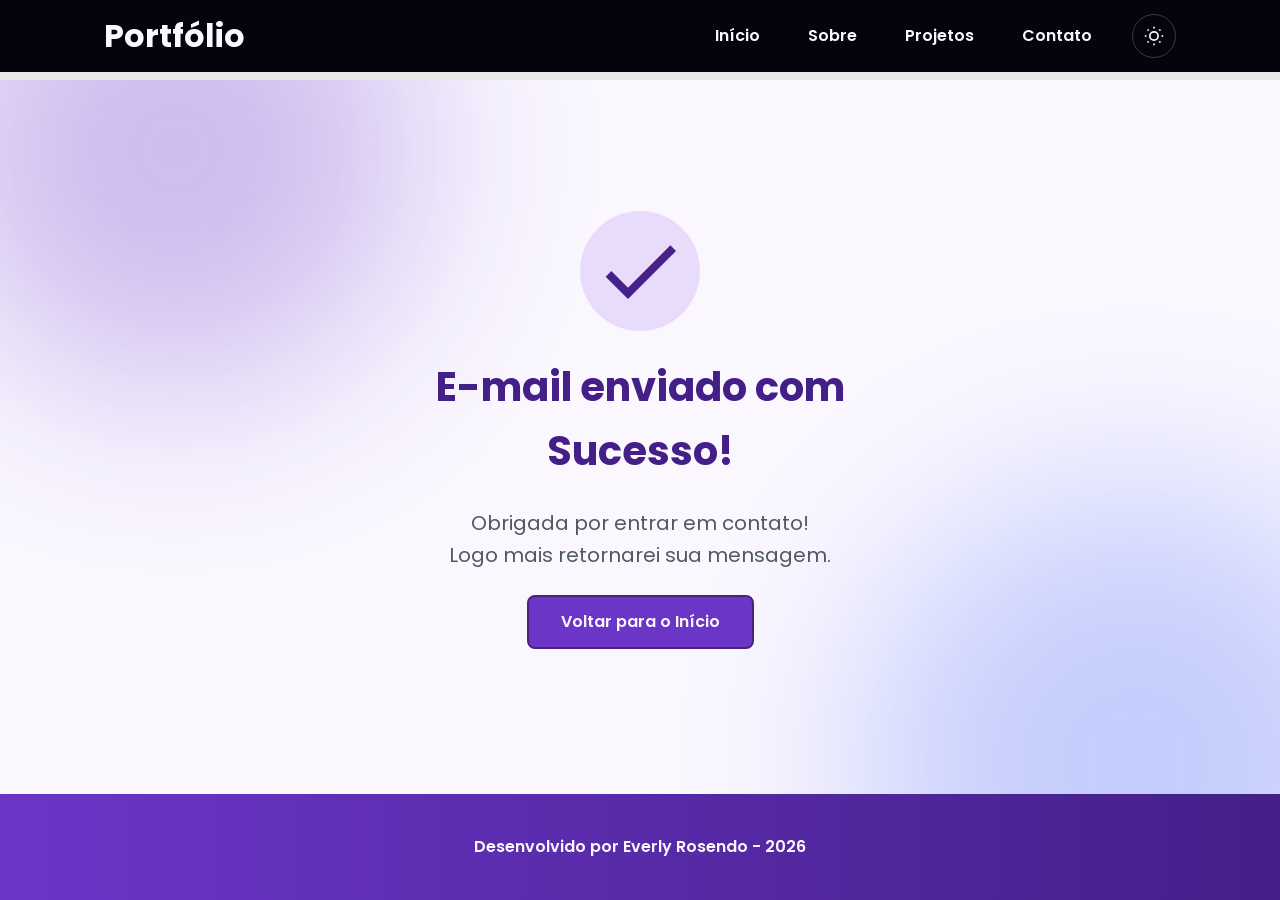
<file: success.html>
<!DOCTYPE html>
<html lang="pt-br">

<head>
    <!-- Fontes do Google -->
    <link rel="preconnect" href="https://fonts.googleapis.com">
    <link rel="preconnect" href="https://fonts.gstatic.com" crossorigin>

    <!-- Fonte do Google - Poppins -->
    <link href="https://fonts.googleapis.com/css2?family=Poppins&display=swap" rel="stylesheet">

    <meta charset="UTF-8">
    <meta name="viewport" content="width=device-width, initial-scale=1.0">

    <meta name="author" content="Everly Rosendo">
    <meta name="description"
        content="Portfólio Everly, desenvolvedora Full Stack especializado em criar experiências digitais incríveis. Conheça meus projetos e entre em contato.">
    <meta name="robots" content="index, follow">

    <link rel="icon" type="image/svg+xml" href="./assets/img/favicon.svg">

    <!-- CSS principal da página -->
    <link rel="stylesheet" href="./assets/css/styles.css">

    <title>Portfólio Everly R</title>
</head>

<body>

    <div class="bg-blobs" aria-hidden="true">
        <span class="blob blob-purple"></span>
        <span class="blob blob-blue"></span>
    </div>

    <header>
        <div class="menu-content">
            <a href="index.html" id="titulo">Portfólio</a>

            <div class="nav-actions">
                <nav>
                    <ul class="menu-list">
                        <li><a href="index.html#hero">Início</a></li>
                        <li><a href="index.html#about">Sobre</a></li>
                        <li><a href="index.html#projects">Projetos</a></li>
                        <li><a href="index.html#contact">Contato</a></li>
                    </ul>
                </nav>

                <button id="theme-toggle" class="theme-toggle" aria-label="Alternar tema" title="Alternar tema claro/escuro">
                    <svg class="icon-sun" viewBox="0 0 24 24" fill="none" stroke="currentColor" stroke-width="2">
                        <circle cx="12" cy="12" r="5"></circle>
                        <line x1="12" y1="1" x2="12" y2="3"></line>
                        <line x1="12" y1="21" x2="12" y2="23"></line>
                        <line x1="4.22" y1="4.22" x2="5.64" y2="5.64"></line>
                        <line x1="18.36" y1="18.36" x2="19.78" y2="19.78"></line>
                        <line x1="1" y1="12" x2="3" y2="12"></line>
                        <line x1="21" y1="12" x2="23" y2="12"></line>
                        <line x1="4.22" y1="19.78" x2="5.64" y2="18.36"></line>
                        <line x1="18.36" y1="5.64" x2="19.78" y2="4.22"></line>
                    </svg>
                    <svg class="icon-moon" viewBox="0 0 24 24" fill="none" stroke="currentColor" stroke-width="2">
                        <path d="M21 12.79A9 9 0 1 1 11.21 3 7 7 0 0 0 21 12.79z"></path>
                    </svg>
                </button>
            </div>
        </div>
    </header>

    <!-- Seção Principal da Página (main) -->
    <main>

        <section class="success-container">
            <article class="success-content">
                <figure class="success-icon">
                    <img class="float-animation" src="./assets/img/success.svg" alt="Ilustração de sucesso" width="150px">
                </figure>

                <h1>E-mail enviado com Sucesso!</h1>
                <h2>Obrigada por entrar em contato! <br> Logo mais retornarei sua mensagem. </h2>

                <a class="botao" href="index.html">Voltar para o Início</a>
            </article>

        </section>
    </main>

    <!-- Rodapé da Página (footer) -->
    <footer>
        Desenvolvido por Everly Rosendo - 2026
    </footer>

    <script src="./assets/js/theme.js"></script>

</body>

</html>
</file>
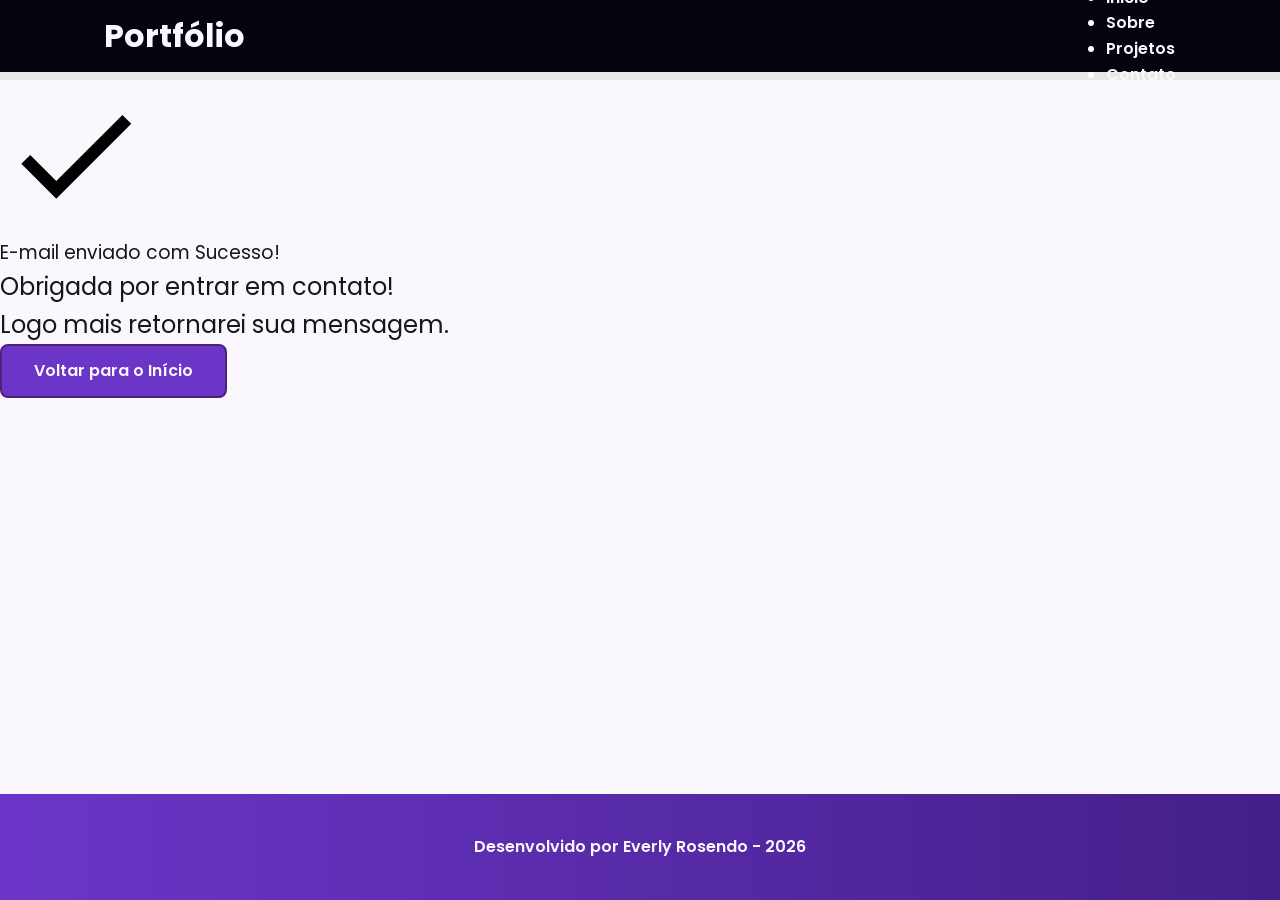
<file: sucess.html>
<!DOCTYPE html>
<html lang="pt-br">

<head>
     <!-- Fontes do Google -->
    <link rel="preconnect" href="https://fonts.googleapis.com">
    <link rel="preconnect" href="https://fonts.gstatic.com" crossorigin>

    <!-- Fonte do Google - Poppins -->
    <link href="https://fonts.googleapis.com/css2?family=Poppins&display=swap" rel="stylesheet">

    <meta charset="UTF-8">
    <meta name="viewport" content="width=device-width, initial-scale=1.0">

    <meta name="author " content="Everly Rosendo">
    <meta name="description"
        content="Portfólio Everly, desenvolvedora Full Stack especializado em criar experiências digitais incríveis. Conheça meus projetos e entre em contato.">
    <meta name="robots" content="index, follow">

    <link rel=" icon" type="image/svg+xml" href="./assets/img/favicon.svg">

    <!-- CSS principal da página -->
    <link rel="stylesheet" href="./assets/css/styles.css">

    <title>Portfólio Everly R</title>
</head>

<body>

    <header class="menu-container">
        <div class="menu-content">
            <a href="index.html" id="titulo">Portfólio</a>

            <nav>
                <ul>
                    <li><a href="index.html#hero">Inicio</a></li>
                    <li><a href="index.html#about">Sobre</a></li>
                    <li><a href="index.html#projetps">Projetos</a></li>
                    <li><a href="index.html#Contato">Contato</a></li>
                </ul>
            </nav>
        </div>

    </header>

    <!-- Seção Principal da Página (main) -->
    <main>

        <section class="sucess-container">
            <article class="sucess-content">
                <figure class="sucess-icon">
                    <img class="float-animation" src="./assets/img/success.svg" alt="Ilustração de sucesso" width="150px">
                </figure>

                <h1>E-mail enviado com Sucesso!</h1>
                <h2>Obrigada por entrar em contato! <br> Logo mais retornarei sua mensagem. </h2>

                <a class="botao" href="index.html">Voltar para o Início</a>
            </article>

        </section>
    </main>

    <!-- Rodapé da Página (footer) -->
    <footer>
        Desenvolvido por Everly Rosendo - 2026
    </footer>

</body>

</html>
</file>
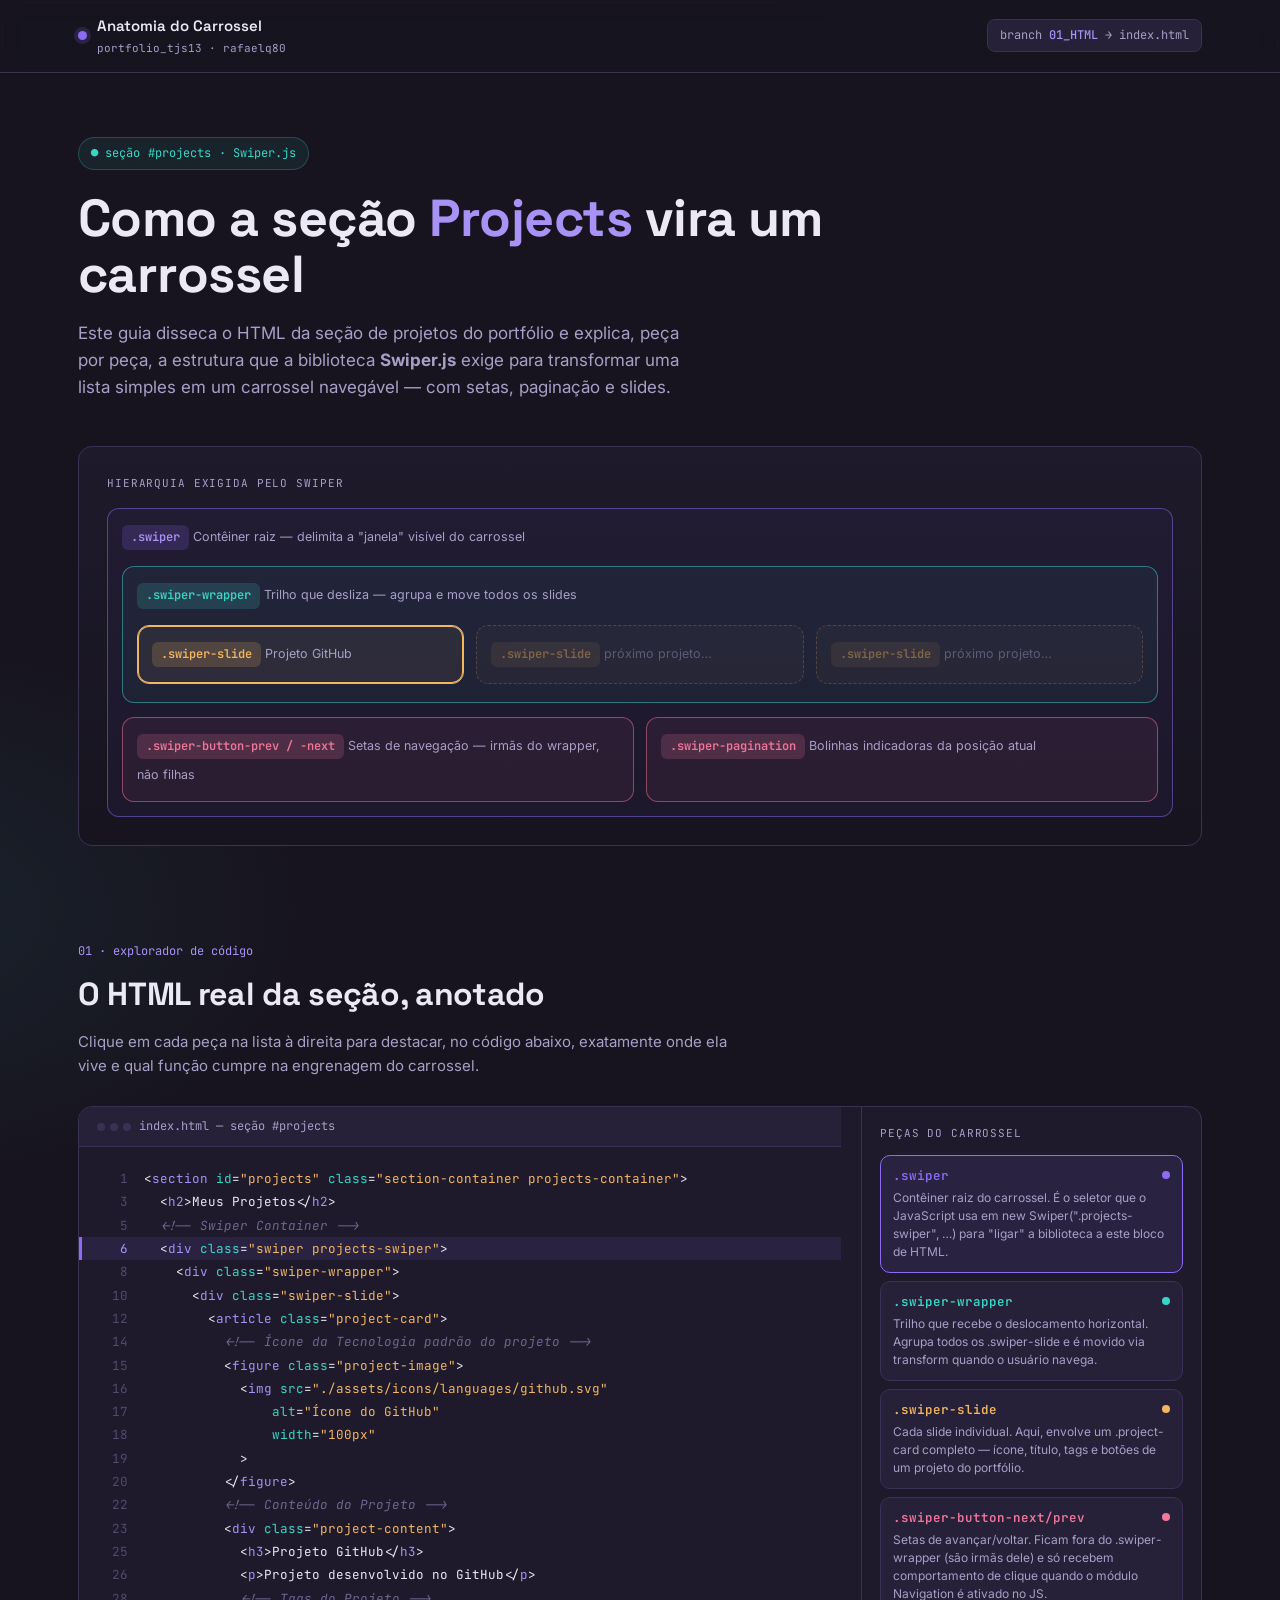
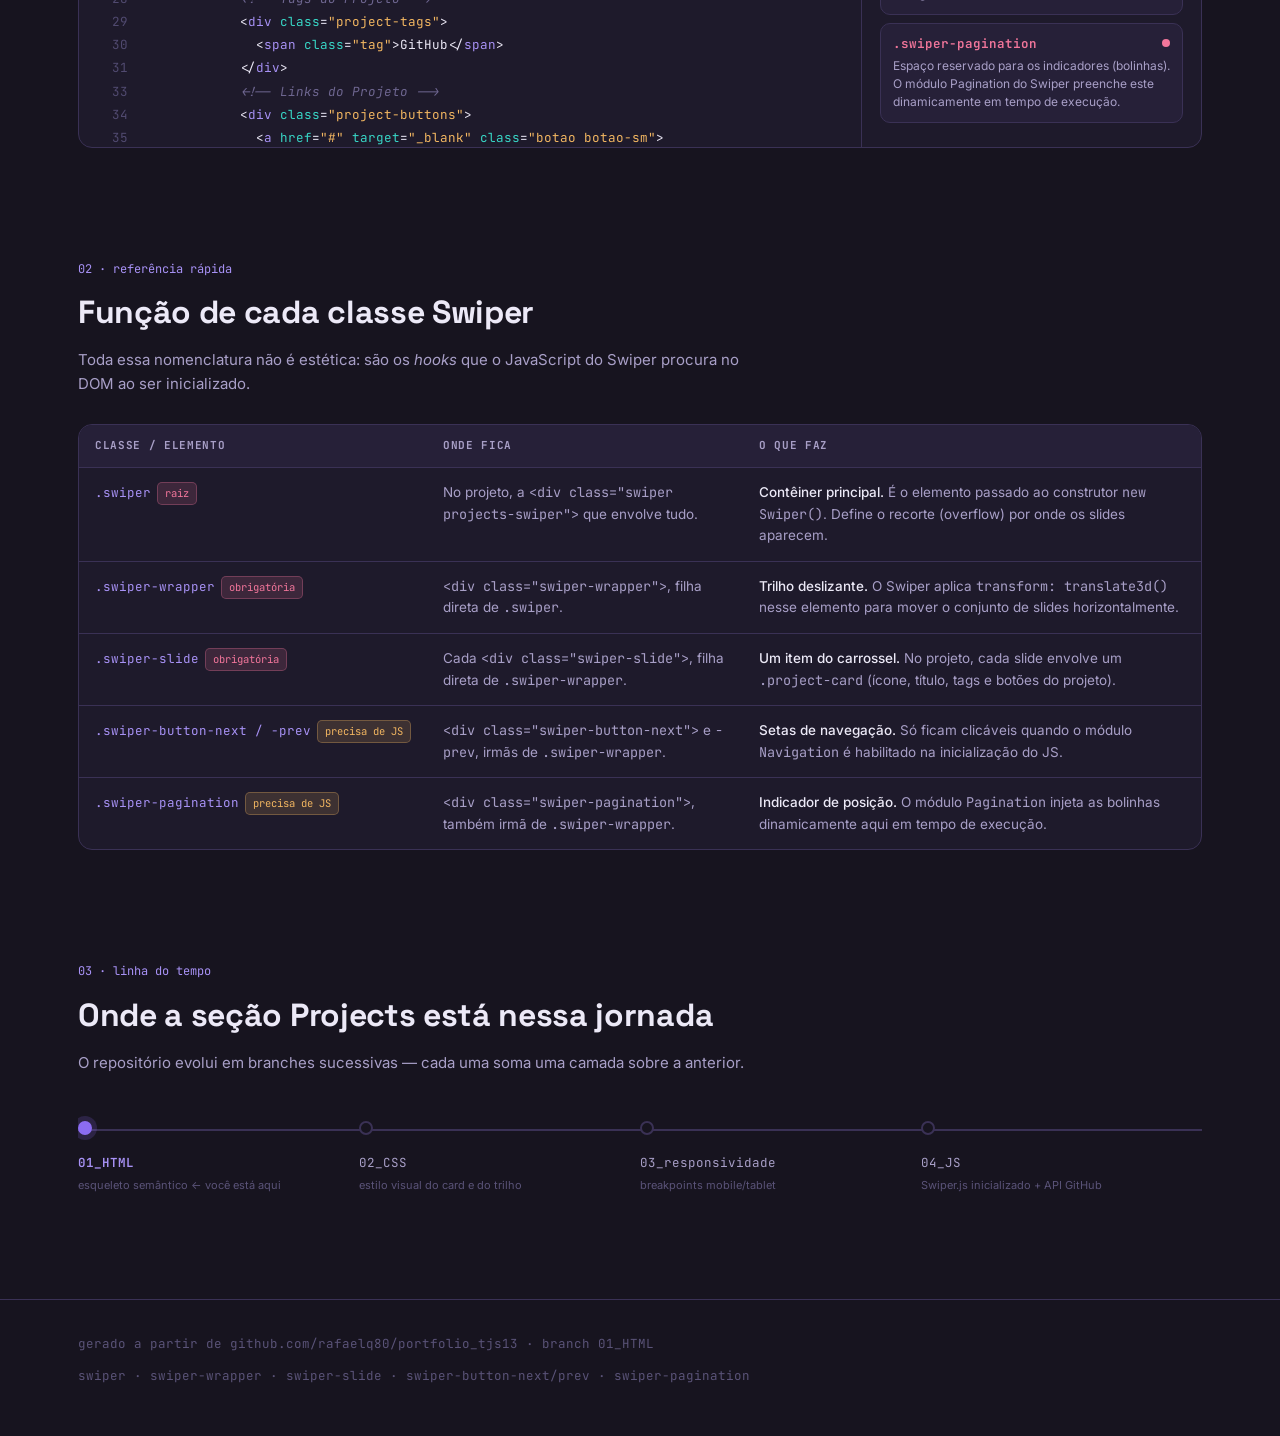
<file: assets/docs/swiper.html>
<!DOCTYPE html>
<html lang="pt-br">
<head>
<meta charset="UTF-8">
<meta name="viewport" content="width=device-width, initial-scale=1.0">
<title>Anatomia do Carrossel Swiper — Seção Projects</title>
<link rel="preconnect" href="https://fonts.googleapis.com">
<link rel="preconnect" href="https://fonts.gstatic.com" crossorigin>
<link href="https://fonts.googleapis.com/css2?family=Space+Grotesk:wght@500;600;700&family=Inter:wght@400;500;600&family=JetBrains+Mono:wght@400;500;600&display=swap" rel="stylesheet">
<style>
  :root{
    --bg: #17141f;
    --bg-soft: #1e1a2b;
    --surface: #262038;
    --surface-2: #2e2745;
    --line: #3a3155;
    --violet: #8b6cf2;
    --violet-soft: #a892f6;
    --slate: #8c86ab;
    --teal: #38d6c6;
    --amber: #f2b661;
    --rose: #f2769b;
    --text: #ece9f7;
    --text-dim: #a89fc7;
    --code-tag: #a892f6;
    --code-attr: #38d6c6;
    --code-str: #f2b661;
    --code-comment: #6e6690;
    --radius: 14px;
    --mono: 'JetBrains Mono', ui-monospace, monospace;
    --display: 'Space Grotesk', sans-serif;
    --body: 'Inter', sans-serif;
  }

  *{box-sizing:border-box;}
  html{scroll-behavior:smooth;}
  body{
    margin:0;
    background:
      radial-gradient(1000px 600px at 85% -10%, rgba(139,108,242,.16), transparent 60%),
      radial-gradient(800px 500px at -10% 30%, rgba(56,214,198,.08), transparent 55%),
      var(--bg);
    color:var(--text);
    font-family:var(--body);
    line-height:1.6;
    -webkit-font-smoothing:antialiased;
  }

  @media (prefers-reduced-motion: reduce){
    html{scroll-behavior:auto;}
    *{animation:none !important; transition:none !important;}
  }

  h1,h2,h3{font-family:var(--display); margin:0; letter-spacing:-.01em;}
  code, pre, .mono{font-family:var(--mono);}
  a{color:inherit;}

  .wrap{max-width:1180px; margin:0 auto; padding:0 28px;}

  /* ---------- TOPBAR ---------- */
  .topbar{
    position:sticky; top:0; z-index:50;
    backdrop-filter:blur(10px);
    background:rgba(23,20,31,.85);
    border-bottom:1px solid var(--line);
  }
  .topbar .wrap{display:flex; align-items:center; justify-content:space-between; padding:14px 28px;}
  .brand{display:flex; align-items:center; gap:10px; font-family:var(--display); font-weight:600; font-size:15px;}
  .brand .dot{width:9px; height:9px; border-radius:50%; background:var(--violet); box-shadow:0 0 0 4px rgba(139,108,242,.18);}
  .brand small{display:block; color:var(--text-dim); font-family:var(--mono); font-weight:400; font-size:11px; margin-top:2px;}
  .path{font-family:var(--mono); font-size:12px; color:var(--text-dim); background:var(--surface); padding:6px 12px; border-radius:8px; border:1px solid var(--line);}
  .path b{color:var(--violet-soft); font-weight:500;}

  /* ---------- HERO ---------- */
  .hero{padding:64px 0 40px;}
  .eyebrow{
    display:inline-flex; align-items:center; gap:8px;
    font-family:var(--mono); font-size:12px; color:var(--teal);
    background:rgba(56,214,198,.08); border:1px solid rgba(56,214,198,.25);
    padding:6px 12px; border-radius:999px; margin-bottom:20px;
  }
  .hero h1{font-size:clamp(32px,4.4vw,52px); line-height:1.08; max-width:780px;}
  .hero h1 span{color:var(--violet-soft);}
  .hero p.lead{max-width:620px; color:var(--text-dim); font-size:17px; margin-top:18px;}

  /* ---------- DIAGRAM (signature element) ---------- */
  .diagram{
    margin-top:44px; border:1px solid var(--line); border-radius:var(--radius);
    background:linear-gradient(180deg, var(--bg-soft), var(--bg));
    padding:28px; overflow-x:auto;
  }
  .diagram-label{font-family:var(--mono); font-size:11px; color:var(--text-dim); margin-bottom:16px; text-transform:uppercase; letter-spacing:.08em;}
  .stack{min-width:640px;}
  .box{border-radius:12px; border:1.5px solid; padding:14px; position:relative; transition:transform .18s ease, box-shadow .18s ease;}
  .box:hover{transform:translateY(-2px);}
  .box .tag{
    font-family:var(--mono); font-size:12px; font-weight:600; display:inline-flex; align-items:center; gap:6px;
    padding:3px 9px; border-radius:6px; margin-bottom:2px;
  }
  .box .desc{font-size:12.5px; color:var(--text-dim); margin-top:4px;}
  .box.swiper{border-color:rgba(139,108,242,.5); background:rgba(139,108,242,.05);}
  .box.swiper > .tag{background:rgba(139,108,242,.18); color:var(--violet-soft);}
  .box.wrapper{border-color:rgba(56,214,198,.5); background:rgba(56,214,198,.05); margin-top:14px;}
  .box.wrapper > .tag{background:rgba(56,214,198,.16); color:var(--teal);}
  .slides-row{display:flex; gap:12px; margin-top:14px; overflow-x:auto; padding-bottom:4px;}
  .box.slide{border-color:rgba(242,182,97,.5); background:rgba(242,182,97,.06); min-width:150px; flex:1;}
  .box.slide > .tag{background:rgba(242,182,97,.18); color:var(--amber);}
  .box.slide.active-repo{border-color:var(--amber); box-shadow:0 0 0 1px var(--amber) inset;}
  .box.slide.ghost{opacity:.45; border-style:dashed;}
  .siblings-row{display:flex; gap:12px; margin-top:14px;}
  .box.nav{border-color:rgba(242,118,155,.5); background:rgba(242,118,155,.06); flex:1;}
  .box.nav > .tag{background:rgba(242,118,155,.18); color:var(--rose);}
  .box.pagination{border-color:rgba(242,118,155,.5); background:rgba(242,118,155,.06); flex:1;}
  .box.pagination > .tag{background:rgba(242,118,155,.18); color:var(--rose);}

  /* ---------- SECTION HEADERS ---------- */
  .section{padding:56px 0;}
  .section-head{margin-bottom:28px; max-width:680px;}
  .section-head .kicker{font-family:var(--mono); font-size:12px; color:var(--violet-soft); margin-bottom:8px;}
  .section-head h2{font-size:clamp(24px,3vw,32px);}
  .section-head p{color:var(--text-dim); margin-top:10px; font-size:15px;}

  /* ---------- EXPLORER (interactive signature) ---------- */
  .explorer{
    display:grid; grid-template-columns:1fr 340px; gap:20px;
    border:1px solid var(--line); border-radius:var(--radius); overflow:hidden;
    background:var(--bg-soft);
  }
  @media (max-width:880px){ .explorer{grid-template-columns:1fr;} }

  .code-pane{padding:0; overflow:auto; max-height:640px;}
  .code-pane .file-tab{
    display:flex; align-items:center; gap:8px; padding:10px 18px; font-family:var(--mono); font-size:12px;
    color:var(--text-dim); border-bottom:1px solid var(--line); background:var(--surface); position:sticky; top:0;
  }
  .file-tab .dots{display:flex; gap:5px;}
  .file-tab .dots span{width:8px; height:8px; border-radius:50%; background:var(--line);}
  pre.code{margin:0; padding:20px 0; font-size:12.6px; line-height:1.85;}
  .line{display:flex; padding:0 18px; border-left:3px solid transparent; cursor:default; white-space:pre;}
  .line .ln{width:28px; flex:none; color:#514a70; user-select:none; text-align:right; margin-right:16px;}
  .line .code-text{white-space:pre-wrap; word-break:break-word;}
  .line.hl{background:rgba(139,108,242,.1); border-left-color:var(--violet);}
  .line.hl .ln{color:var(--violet-soft);}
  .tk-tag{color:var(--code-tag);}
  .tk-attr{color:var(--code-attr);}
  .tk-str{color:var(--code-str);}
  .tk-comment{color:var(--code-comment); font-style:italic;}
  .tk-punc{color:#7a7396;}

  .legend{border-left:1px solid var(--line); padding:18px; overflow:auto; max-height:640px;}
  .legend-title{font-family:var(--mono); font-size:11px; text-transform:uppercase; letter-spacing:.08em; color:var(--text-dim); margin-bottom:12px;}
  .chip{
    display:block; width:100%; text-align:left; background:var(--surface); border:1px solid var(--line);
    border-radius:10px; padding:11px 12px; margin-bottom:8px; cursor:pointer; color:var(--text);
    font-family:var(--body); font-size:13px; transition:border-color .15s ease, background .15s ease;
  }
  .chip .chip-top{display:flex; align-items:center; justify-content:space-between; gap:8px;}
  .chip .chip-name{font-family:var(--mono); font-size:12.5px; font-weight:600;}
  .chip .chip-fn{display:block; margin-top:5px; color:var(--text-dim); font-size:12px; line-height:1.5;}
  .chip.active{border-color:var(--violet); background:rgba(139,108,242,.1);}
  .chip.active .chip-name{color:var(--violet-soft);}
  .chip .swatch{width:8px; height:8px; border-radius:50%; flex:none;}

  /* ---------- TABLE ---------- */
  .table-card{border:1px solid var(--line); border-radius:var(--radius); overflow:hidden; background:var(--bg-soft);}
  table{width:100%; border-collapse:collapse; font-size:13.5px;}
  thead th{
    text-align:left; font-family:var(--mono); font-size:11px; text-transform:uppercase; letter-spacing:.06em;
    color:var(--text-dim); background:var(--surface); padding:12px 16px; border-bottom:1px solid var(--line);
  }
  tbody td{padding:14px 16px; border-bottom:1px solid var(--line); vertical-align:top; color:var(--text-dim);}
  tbody tr:last-child td{border-bottom:none;}
  tbody td.cls{font-family:var(--mono); color:var(--violet-soft); font-size:12.5px; white-space:nowrap;}
  tbody td strong{color:var(--text); font-weight:500;}
  .badge{display:inline-block; font-family:var(--mono); font-size:10.5px; padding:2px 7px; border-radius:5px; margin-left:6px;}
  .badge.required{background:rgba(242,118,155,.15); color:var(--rose); border:1px solid rgba(242,118,155,.3);}
  .badge.needs-js{background:rgba(242,182,97,.15); color:var(--amber); border:1px solid rgba(242,182,97,.3);}

  /* ---------- CALLOUT ---------- */
  .callout{
    display:flex; gap:14px; border:1px solid rgba(242,182,97,.35); background:rgba(242,182,97,.06);
    border-radius:var(--radius); padding:20px 22px; margin-top:20px;
  }
  .callout .icon{font-size:20px; flex:none; margin-top:2px;}
  .callout h3{font-size:15px; margin-bottom:6px; color:var(--amber); font-family:var(--body); font-weight:600;}
  .callout p{margin:0; color:var(--text-dim); font-size:13.5px;}
  .callout code{background:var(--surface); padding:1px 6px; border-radius:4px; color:var(--code-str); font-size:12px;}

  .callout.bug{border-color:rgba(139,108,242,.35); background:rgba(139,108,242,.06);}
  .callout.bug h3{color:var(--violet-soft);}

  /* ---------- ROADMAP ---------- */
  .roadmap{display:flex; gap:0; margin-top:8px; overflow-x:auto;}
  .stop{flex:1; min-width:150px; position:relative; padding:18px 16px 18px 0;}
  .stop::before{content:""; position:absolute; top:26px; left:0; right:-0px; height:2px; background:var(--line);}
  .stop:first-child::before{left:0;}
  .stop .node{
    width:14px; height:14px; border-radius:50%; background:var(--bg); border:2px solid var(--line);
    position:relative; z-index:2; margin-bottom:14px;
  }
  .stop.current .node{border-color:var(--violet); background:var(--violet); box-shadow:0 0 0 5px rgba(139,108,242,.18);}
  .stop .name{font-family:var(--mono); font-size:12.5px; color:var(--text-dim);}
  .stop.current .name{color:var(--violet-soft); font-weight:600;}
  .stop .tag2{display:block; font-size:11px; color:#5a5378; margin-top:3px;}

  footer{border-top:1px solid var(--line); padding:34px 0 50px; margin-top:30px;}
  footer .wrap{display:flex; justify-content:space-between; align-items:center; flex-wrap:wrap; gap:12px;}
  footer p{margin:0; color:#5a5378; font-size:12.5px; font-family:var(--mono);}

  ::selection{background:rgba(139,108,242,.35);}
  ::-webkit-scrollbar{height:8px; width:8px;}
  ::-webkit-scrollbar-thumb{background:var(--line); border-radius:8px;}
</style>
</head>
<body>

  <div class="topbar">
    <div class="wrap">
      <div class="brand">
        <span class="dot"></span>
        <div>
          Anatomia do Carrossel
          <small>portfolio_tjs13 · rafaelq80</small>
        </div>
      </div>
      <div class="path">branch <b>01_HTML</b> → <span id="pathFile">index.html</span></div>
    </div>
  </div>

  <header class="hero">
    <div class="wrap">
      <span class="eyebrow">● seção <code>#projects</code> · Swiper.js</span>
      <h1>Como a seção <span>Projects</span> vira um carrossel</h1>
      <p class="lead">Este guia disseca o HTML da seção de projetos do portfólio e explica, peça por peça, a estrutura que a biblioteca <strong>Swiper.js</strong> exige para transformar uma lista simples em um carrossel navegável — com setas, paginação e slides.</p>

      <div class="diagram">
        <div class="diagram-label">Hierarquia exigida pelo Swiper</div>
        <div class="stack">
          <div class="box swiper">
            <span class="tag">.swiper</span>
            <span class="desc">Contêiner raiz — delimita a "janela" visível do carrossel</span>

            <div class="box wrapper">
              <span class="tag">.swiper-wrapper</span>
              <span class="desc">Trilho que desliza — agrupa e move todos os slides</span>

              <div class="slides-row">
                <div class="box slide active-repo">
                  <span class="tag">.swiper-slide</span>
                  <span class="desc">Projeto GitHub</span>
                </div>
                <div class="box slide ghost">
                  <span class="tag">.swiper-slide</span>
                  <span class="desc">próximo projeto…</span>
                </div>
                <div class="box slide ghost">
                  <span class="tag">.swiper-slide</span>
                  <span class="desc">próximo projeto…</span>
                </div>
              </div>
            </div>

            <div class="siblings-row">
              <div class="box nav">
                <span class="tag">.swiper-button-prev / -next</span>
                <span class="desc">Setas de navegação — irmãs do wrapper, não filhas</span>
              </div>
              <div class="box pagination">
                <span class="tag">.swiper-pagination</span>
                <span class="desc">Bolinhas indicadoras da posição atual</span>
              </div>
            </div>
          </div>
        </div>
      </div>
    </div>
  </header>

  <section class="section">
    <div class="wrap">
      <div class="section-head">
        <div class="kicker">01 · explorador de código</div>
        <h2>O HTML real da seção, anotado</h2>
        <p>Clique em cada peça na lista à direita para destacar, no código abaixo, exatamente onde ela vive e qual função cumpre na engrenagem do carrossel.</p>
      </div>

      <div class="explorer">
        <div class="code-pane">
          <div class="file-tab">
            <span class="dots"><span></span><span></span><span></span></span>
            index.html — seção #projects
          </div>
          <pre class="code" id="codeBlock"></pre>
        </div>
        <div class="legend">
          <div class="legend-title">Peças do carrossel</div>
          <div id="chipList"></div>
        </div>
      </div>
    </div>
  </section>

  <section class="section">
    <div class="wrap">
      <div class="section-head">
        <div class="kicker">02 · referência rápida</div>
        <h2>Função de cada classe Swiper</h2>
        <p>Toda essa nomenclatura não é estética: são os <em>hooks</em> que o JavaScript do Swiper procura no DOM ao ser inicializado.</p>
      </div>

      <div class="table-card">
        <table>
          <thead>
            <tr><th>Classe / elemento</th><th>Onde fica</th><th>O que faz</th></tr>
          </thead>
          <tbody>
            <tr>
              <td class="cls">.swiper<span class="badge required">raiz</span></td>
              <td>No projeto, a <code>&lt;div class="swiper projects-swiper"&gt;</code> que envolve tudo.</td>
              <td><strong>Contêiner principal.</strong> É o elemento passado ao construtor <code>new Swiper()</code>. Define o recorte (overflow) por onde os slides aparecem.</td>
            </tr>
            <tr>
              <td class="cls">.swiper-wrapper<span class="badge required">obrigatória</span></td>
              <td><code>&lt;div class="swiper-wrapper"&gt;</code>, filha direta de <code>.swiper</code>.</td>
              <td><strong>Trilho deslizante.</strong> O Swiper aplica <code>transform: translate3d()</code> nesse elemento para mover o conjunto de slides horizontalmente.</td>
            </tr>
            <tr>
              <td class="cls">.swiper-slide<span class="badge required">obrigatória</span></td>
              <td>Cada <code>&lt;div class="swiper-slide"&gt;</code>, filha direta de <code>.swiper-wrapper</code>.</td>
              <td><strong>Um item do carrossel.</strong> No projeto, cada slide envolve um <code>.project-card</code> (ícone, título, tags e botões do projeto).</td>
            </tr>
            <tr>
              <td class="cls">.swiper-button-next / -prev<span class="badge needs-js">precisa de JS</span></td>
              <td><code>&lt;div class="swiper-button-next"&gt;</code> e <code>-prev</code>, irmãs de <code>.swiper-wrapper</code>.</td>
              <td><strong>Setas de navegação.</strong> Só ficam clicáveis quando o módulo <code>Navigation</code> é habilitado na inicialização do JS.</td>
            </tr>
            <tr>
              <td class="cls">.swiper-pagination<span class="badge needs-js">precisa de JS</span></td>
              <td><code>&lt;div class="swiper-pagination"&gt;</code>, também irmã de <code>.swiper-wrapper</code>.</td>
              <td><strong>Indicador de posição.</strong> O módulo <code>Pagination</code> injeta as bolinhas dinamicamente aqui em tempo de execução.</td>
            </tr>
          </tbody>
        </table>
      </div>

    </div>
  </section>

  <section class="section">
    <div class="wrap">
      <div class="section-head">
        <div class="kicker">03 · linha do tempo</div>
        <h2>Onde a seção Projects está nessa jornada</h2>
        <p>O repositório evolui em branches sucessivas — cada uma soma uma camada sobre a anterior.</p>
      </div>
      <div class="roadmap">
        <div class="stop current"><div class="node"></div><span class="name">01_HTML</span><span class="tag2">esqueleto semântico ← você está aqui</span></div>
        <div class="stop"><div class="node"></div><span class="name">02_CSS</span><span class="tag2">estilo visual do card e do trilho</span></div>
        <div class="stop"><div class="node"></div><span class="name">03_responsividade</span><span class="tag2">breakpoints mobile/tablet</span></div>
        <div class="stop"><div class="node"></div><span class="name">04_JS</span><span class="tag2">Swiper.js inicializado + API GitHub</span></div>
      </div>
    </div>
  </section>

  <footer>
    <div class="wrap">
      <p>gerado a partir de github.com/rafaelq80/portfolio_tjs13 · branch 01_HTML</p>
      <p>swiper · swiper-wrapper · swiper-slide · swiper-button-next/prev · swiper-pagination</p>
    </div>
  </footer>

<script>
(function(){
  // Código real da seção #projects, tokenizado em spans para o painel de anotação.
  // Cada linha carrega um data-part opcional que a liga a um chip da legenda.
  const lines = [
    {t:'&lt;section id="projects" class="section-container projects-container"&gt;', part:null},
    {t:'', part:null},
    {t:'  &lt;h2&gt;Meus Projetos&lt;/h2&gt;', part:null},
    {t:'', part:null},
    {t:'  &lt;!-- Swiper Container --&gt;', part:null, comment:true},
    {t:'  &lt;div class="swiper projects-swiper"&gt;', part:'swiper'},
    {t:'', part:'swiper'},
    {t:'    &lt;div class="swiper-wrapper"&gt;', part:'wrapper'},
    {t:'', part:'wrapper'},
    {t:'      &lt;div class="swiper-slide"&gt;', part:'slide'},
    {t:'', part:'slide'},
    {t:'        &lt;article class="project-card"&gt;', part:'slide'},
    {t:'', part:'slide'},
    {t:'          &lt;!-- Ícone da Tecnologia padrão do projeto --&gt;', part:'slide', comment:true},
    {t:'          &lt;figure class="project-image"&gt;', part:'slide'},
    {t:'            &lt;img src="./assets/icons/languages/github.svg"', part:'slide'},
    {t:'                alt="Ícone do GitHub"', part:'slide'},
    {t:'                width="100px"', part:'slide'},
    {t:'            &gt;', part:'slide'},
    {t:'          &lt;/figure&gt;', part:'slide'},
    {t:'', part:'slide'},
    {t:'          &lt;!-- Conteúdo do Projeto --&gt;', part:'slide', comment:true},
    {t:'          &lt;div class="project-content"&gt;', part:'slide'},
    {t:'', part:'slide'},
    {t:'            &lt;h3&gt;Projeto GitHub&lt;/h3&gt;', part:'slide'},
    {t:'            &lt;p&gt;Projeto desenvolvido no GitHub&lt;/p&gt;', part:'slide'},
    {t:'', part:'slide'},
    {t:'            &lt;!-- Tags do Projeto --&gt;', part:'slide', comment:true},
    {t:'            &lt;div class="project-tags"&gt;', part:'slide'},
    {t:'              &lt;span class="tag"&gt;GitHub&lt;/span&gt;', part:'slide'},
    {t:'            &lt;/div&gt;', part:'slide'},
    {t:'', part:'slide'},
    {t:'            &lt;!-- Links do Projeto --&gt;', part:'slide', comment:true},
    {t:'            &lt;div class="project-buttons"&gt;', part:'slide'},
    {t:'              &lt;a href="#" target="_blank" class="botao botao-sm"&gt;', part:'slide'},
    {t:'                GitHub', part:'slide'},
    {t:'              &lt;/a&gt;', part:'slide'},
    {t:'              &lt;a href="#" target="_blank" class="botao-outline botao-sm"&gt;', part:'slide'},
    {t:'                Deploy', part:'slide'},
    {t:'              &lt;/a&gt;', part:'slide'},
    {t:'            &lt;/div&gt;', part:'slide'},
    {t:'', part:'slide'},
    {t:'          &lt;/div&gt;', part:'slide'},
    {t:'', part:'slide'},
    {t:'        &lt;/article&gt;', part:'slide'},
    {t:'', part:'slide'},
    {t:'      &lt;/div&gt; &lt;!-- fecha o slide --&gt;', part:'slide'},
    {t:'', part:'wrapper'},
    {t:'    &lt;/div&gt;', part:'wrapper'},
    {t:'', part:'swiper'},
    {t:'    &lt;!-- Botões de Navegação --&gt;', part:'nav', comment:true},
    {t:'    &lt;div class="swiper-button-next"&gt;&lt;/div&gt;', part:'nav'},
    {t:'    &lt;div class="swiper-button-prev"&gt;&lt;/div&gt;', part:'nav'},
    {t:'', part:'swiper'},
    {t:'    &lt;!-- Paginação --&gt;', part:'pagination', comment:true},
    {t:'    &lt;div class="swiper-pagination"&gt;&lt;/div&gt;', part:'pagination'},
    {t:'', part:null},
    {t:'  &lt;/div&gt;', part:'swiper'},
    {t:'', part:null},
    {t:'&lt;/section&gt;', part:null},
  ];

  const parts = {
    swiper:     {name:'.swiper',                color:'#8b6cf2', fn:'Contêiner raiz do carrossel. É o seletor que o JavaScript usa em new Swiper(".projects-swiper", …) para "ligar" a biblioteca a este bloco de HTML.'},
    wrapper:    {name:'.swiper-wrapper',         color:'#38d6c6', fn:'Trilho que recebe o deslocamento horizontal. Agrupa todos os .swiper-slide e é movido via transform quando o usuário navega.'},
    slide:      {name:'.swiper-slide',           color:'#f2b661', fn:'Cada slide individual. Aqui, envolve um .project-card completo — ícone, título, tags e botões de um projeto do portfólio.'},
    nav:        {name:'.swiper-button-next/prev',color:'#f2769b', fn:'Setas de avançar/voltar. Ficam fora do .swiper-wrapper (são irmãs dele) e só recebem comportamento de clique quando o módulo Navigation é ativado no JS.'},
    pagination: {name:'.swiper-pagination',      color:'#f2769b', fn:'Espaço reservado para os indicadores (bolinhas). O módulo Pagination do Swiper preenche este <div> dinamicamente em tempo de execução.'}
  };

  const codeBlock = document.getElementById('codeBlock');
  const chipList = document.getElementById('chipList');

  function highlight(raw){
    const M1 = '\u0001', M2 = '\u0002'; // marcadores temporários, fora do alfabeto do HTML
    let out = raw.replace(/(&lt;\/?)([a-zA-Z0-9]+)/g, (m, p1, p2) => p1 + M1 + 'TAG' + M2 + p2 + M1 + M2);
    out = out.replace(/([a-zA-Z-]+)(=)(&quot;|")([^"]*)(&quot;|")/g, (m, p1, p2, p3, p4, p5) =>
      M1 + 'ATTR' + M2 + p1 + M1 + M2 + p2 + M1 + 'STR' + M2 + p3 + p4 + p5 + M1 + M2
    );
    out = out.replace(new RegExp(M1+'TAG'+M2+'(.*?)'+M1+M2, 'g'), '<span class="tk-tag">$1</span>');
    out = out.replace(new RegExp(M1+'ATTR'+M2+'(.*?)'+M1+M2, 'g'), '<span class="tk-attr">$1</span>');
    out = out.replace(new RegExp(M1+'STR'+M2+'(.*?)'+M1+M2, 'g'), '<span class="tk-str">$1</span>');
    return out;
  }

  lines.forEach((line, i) => {
    const row = document.createElement('div');
    row.className = 'line' + (line.part ? ' part-'+line.part : '');
    if(line.part) row.dataset.part = line.part;
    const ln = document.createElement('span');
    ln.className = 'ln';
    ln.textContent = line.t ? (i+1) : '';
    const codeText = document.createElement('span');
    codeText.className = 'code-text' + (line.comment ? ' tk-comment' : '');
    codeText.innerHTML = line.comment ? line.t : highlight(line.t);
    row.appendChild(ln);
    row.appendChild(codeText);
    codeBlock.appendChild(row);
  });

  Object.keys(parts).forEach(key => {
    const p = parts[key];
    const chip = document.createElement('button');
    chip.className = 'chip';
    chip.dataset.part = key;
    chip.innerHTML =
      '<span class="chip-top">' +
        '<span class="chip-name" style="color:'+p.color+'">'+p.name+'</span>' +
        '<span class="swatch" style="background:'+p.color+'"></span>' +
      '</span>' +
      '<span class="chip-fn">'+p.fn+'</span>';
    chip.addEventListener('click', () => selectPart(key, chip));
    chipList.appendChild(chip);
  });

  function selectPart(key, chipEl){
    document.querySelectorAll('.chip').forEach(c => c.classList.remove('active'));
    document.querySelectorAll('.line').forEach(l => l.classList.remove('hl'));
    chipEl.classList.add('active');
    const target = document.querySelector('.line[data-part="'+key+'"]');
    document.querySelectorAll('.line[data-part="'+key+'"]').forEach(l => l.classList.add('hl'));
    if(target) target.scrollIntoView({block:'center', behavior:'smooth'});
  }

  // seleciona .swiper por padrão para orientar o primeiro olhar
  const firstChip = chipList.querySelector('.chip');
  if(firstChip) selectPart('swiper', firstChip);
})();
</script>
</body>
</html>
</file>
<file: assets/css/styles.css>
* {
 margin: 0;
 padding: 0; 
 box-sizing: border-box ; 
 font-family: 'Poppins', sans-serif;
 font-weight: 400;
 text-decoration: none;
 outline: none;
 }
 /* Variáveis */
:root {
    /* Paleta de Cores - Purple */
    --purple-50: #f4eaff;
    --purple-100: #e9dcfa;
    --purple-200: #cdb3f0;
    --purple-300: #b186e5;
    --purple-400: #9460db;
    --purple-500: #6b36c8;
    --purple-600: #5b2ca0;
    --purple-700: #4c2177;
    --purple-800: #441f88;
    --purple-900: #2a0e4d;
    --purple-950: #1a0730;
 
    /* Cores Neutras */
    --gray-200: #e8e8e8;
    --gray-400: #505861;
    --black: #171717;
    --white: #FAF7FF;
 
    /* Cores de Estado */
    --error: #e63946;
 
    /* Sombras */
    --shadow-sm: 0 0.25rem 0.5rem rgba(0, 0, 0, 0.05);
    --shadow-md: 0 0.25rem 0.75rem rgba(107, 54, 200, 0.3);
    --shadow-lg: 0 0.5rem 1.5rem rgba(107, 54, 200, 0.2);
 
    /* Espaçamentos */
    --spacing-xs: 0.5rem;
    --spacing-sm: 1rem;
    --spacing-md: 1.5rem;
    --spacing-lg: 2rem;
    --spacing-xl: 3rem;
    --spacing-2xl: 4rem;
 
    /* Tamanhos de Fonte */
    --text-sm: 0.75rem;
    --text-base: 1rem;
    --text-lg: 1.25rem;
    --text-xl: 1.5rem;
    --text-2xl: 2rem;
    --text-3xl: 2.5rem;
 
    /* Border Radius */
    --radius-sm: 0.25rem;
    --radius-md: 0.5rem;
    --radius-lg: 1rem;
    --radius-xl: 2rem;
    --radius-full: 50%;
 
    /* Animação Padrão */
    --transition-default: all 0.3s ease;
}

:root {
    /* Variáveis semânticas de tema (novas) */
    --bg-body: var(--white);
    --bg-elevated: var(--gray-200);
    --bg-card: var(--white);
    --text-heading: var(--purple-800);
    --text-body: var(--black);
    --text-muted: var(--gray-400);
    --border-subtle: var(--gray-200);
    --blue-accent: #4c6ef5;
    --icon-filter: brightness(0) saturate(100%);
}

[data-theme="dark"] {
    color-scheme: dark;
    --bg-body: #0a0a14;
    --bg-elevated: #161225;
    --bg-card: #1a1730;
    --text-heading: #c9b6f5;
    --text-body: #e8e6f2;
    --text-muted: #a49cc2;
    --border-subtle: #2c2745;
    --purple-100: #2a2145;
    --blue-accent: #7c93ff;
    --shadow-md: 0 0.25rem 0.75rem rgba(124, 147, 255, 0.35);
    --shadow-lg: 0 0.5rem 1.5rem rgba(107, 54, 200, 0.35);
    --icon-filter: brightness(0) saturate(100%) invert(90%);
}

 

html {
    scroll-behavior: smooth;
}

body {
    display: flex;
    flex-direction: column;
    min-height: 100vh;
    background-color: var(--bg-body);
    color: var(--text-body);
    line-height: 1.6;
    transition: background-color 0.4s ease, color 0.4s ease;
}

main {
    flex: 1;
   
      
     
}

  /* Seção - Base comun */
.section-container {
    max-width: 70rem;
    margin: 0 auto;
    padding: var(--spacing-xl) var(--spacing-md) ;
    scroll-margin-top: 6rem;
    
}

.buttons-container {
    display: flex;
    gap: var(--spacing-sm);
}

.botao,
.botao-outline{
    
    display: inline-block;
    padding: 0.75rem 2rem;
    border: 0.15rem solid transparent;
    border-radius: var(--radius-md);
    font-size: var(--text-base);
    font-weight: 600;
    text-align: center;
    cursor: pointer;
    transition: var(--transition-default);
}

.botao{
    border-color: var(--purple-700);
    background-color: var(--purple-500);
    color: var(--white);
}

.botao:hover{
    border-color: var(--purple-800);
    background-color: var(--purple-700);
    box-shadow: var(--shadow-md);
    transform: translateY(-0.25rem);
}

.botao-outline{
    border-color: var(--purple-700);
    background-color:transparent;
    color: var(--purple-700);
}

.botao-outline:hover{
    border-color: var(--purple-700);
    background-color: var(--purple-500);
    color: var(--white);
    transform: translateY(-0.25rem);
}

header{
    position: sticky;
    top: 0;
    z-index: 1000;
    width: 100%;
    height: 5rem;
    border-bottom: var(--spacing-xs) solid var(--gray-200);
    box-shadow: var(--purple-800);
     /* background-color: var(--purple-800);  */
     background: #05030d;
    color: #ffffff;
    
     
}

header a{
    font-weight: 600;
    color: var(--white);
    transition: color 0.3s ease;
 }

header a:hover{
 
    color: var(--purple-100);
}

  #titulo {
    font-size: var(--text-2xl);
    font-weight: 700;
}  

 

.menu-content {
    display: flex;
    justify-content: space-between;
       
    align-items: center;
    max-width: 70rem;
    height: 100%;
    margin: 0 auto;
    padding: 0 var(--spacing-md);
}

.menu-list {
    display: flex;
    gap: var(--spacing-lg);
    list-style: none;

}

.menu-list a {
    padding: var(--spacing-xs);
}

/* Seção Hero */
  .hero-container{
    display: flex;
    align-items: center;
    gap: var(--spacing-2xl);
    min-height: calc(100vh - 5rem);
}  

 

 

 

.hero-content{
    display: flex;
    flex: 1;
    flex-direction: column;
    gap: var(--spacing-md);

    
 }

.hero-content span {
    font-size:  var(--text-xl);
    font-weight: 700;
    color: #441f88;
}

.hero-content h1 {
    font-size: var(--text-3xl);
    font-weight: 700;
    color: #441f88;
  
}

/* Configura todos os paragrafos */
.hero-content p,
.about-content p,
.contact-info p {
    font-size: var(--text-lg);
    color: var(--gray-400);
}

.hero-image {
    display: flex;
    flex: 1;
    justify-content: center;
}

.hero-image img{
    width: 100%;
    max-width: 100%;
    border-radius: var(--radius-xl);
}

/* Usa animação */
 

@keyframes float {

    0%,
    100% {
        transform: translateY(0);
    }

    50% {
        transform: translateY(-1.25rem);
    }
}

.float-animation {
    animation: float 3s ease-in-out infinite;
}



/* About turma */
.about-container {
    display: flex;
    align-items: center;
    gap: var(--spacing-2xl);
    margin: var(--spacing-2xl) auto;
    border-radius: var(--radius-lg);
    background-color: var(--gray-200);
}

.about-image {
    flex: 0 0 17.5rem;
}

.about-image img {
    width: 100%;
    border: 0.35rem solid var(--purple-500);
    border-radius: var(--radius-full);
    box-shadow: var(--shadow-lg);
}

.about-content h2,
.projects-container h2,
.contact-info h2 {
    margin-bottom: var(--spacing-md);
    font-size: var(--text-3xl);
    font-weight: 700;
    color: var(--purple-800);
}

.about-content p {
    margin-bottom: var(--spacing-sm);
    text-align: justify;
}

.about-buttons-data {
    display: flex;
    justify-content: space-between;
    align-items: center;
    gap: var(--spacing-lg);
    margin-top: var(--spacing-lg);
}

.about-buttons-data .botao {
    margin-right: auto;
}

.data-container {
    display: flex;
    gap: var(--spacing-lg);
    margin-top: 0;
}

.data-item {
    display: flex;
    flex-direction: column;
    align-items: center;
}

.data-number {
    font-size: var(--text-xl);
    font-weight: 700;
    text-align: center;
    color: var(--purple-500);
}

.data-label {
    font-size: var(--text-base);
    text-align: center;
    color: var(--gray-400);
}

/* Seção Vamos nos Conhecer */
.guess-container {
    text-align: center;
}

.guess-subtitle {
    margin-bottom: var(--spacing-xl);
    font-size: var(--text-lg);
    color: var(--text-muted);
}

.guess-card {
    max-width: 40rem;
    margin: 0 auto var(--spacing-2xl);
    padding: var(--spacing-lg);
    border: 0.1rem solid var(--border-subtle);
    border-radius: var(--radius-lg);
    background-color: var(--bg-card);
    box-shadow: var(--shadow-sm);
}

.guess-question {
    margin-bottom: var(--spacing-md);
    font-size: var(--text-lg);
    font-weight: 700;
    color: var(--text-heading);
}

.guess-options {
    display: flex;
    flex-wrap: wrap;
    justify-content: center;
    gap: var(--spacing-sm);
}

.guess-option {
    padding: 0.65rem 1.5rem;
    border: 0.15rem solid var(--purple-500);
    border-radius: var(--radius-md);
    background: transparent;
    color: var(--text-body);
    font-family: inherit;
    font-size: var(--text-base);
    font-weight: 600;
    cursor: pointer;
    transition: var(--transition-default);
}

.guess-option:hover {
    background-color: var(--purple-500);
    color: var(--white);
    transform: translateY(-0.15rem);
}

.guess-option.correct {
    border-color: #2f9e44;
    background-color: #2f9e44;
    color: var(--white);
}

.guess-option.wrong {
    animation: shake 0.4s ease;
    border-color: var(--error);
}

.guess-option:disabled {
    cursor: default;
    opacity: 0.6;
    transform: none;
}

@keyframes shake {
    0%, 100% { transform: translateX(0); }
    25% { transform: translateX(-0.4rem); }
    75% { transform: translateX(0.4rem); }
}

.guess-reveal {
    display: none;
    flex-direction: column;
    align-items: center;
    gap: var(--spacing-sm);
    margin-top: var(--spacing-lg);
    animation: reveal-in 0.5s ease;
}

.guess-card.revealed .guess-reveal {
    display: flex;
}

.guess-card.revealed .guess-options {
    display: none;
}

.guess-card.revealed .guess-question {
    color: #2f9e44;
}

.guess-reveal img {
    width: 100%;
    max-width: 16rem;
    border-radius: var(--radius-lg);
    border: 0.2rem solid var(--purple-500);
    box-shadow: var(--shadow-md);
}

.guess-reveal p {
    font-size: var(--text-lg);
    font-weight: 600;
    color: var(--text-body);
}

@keyframes reveal-in {
    from { opacity: 0; transform: scale(0.9) translateY(1rem); }
    to { opacity: 1; transform: scale(1) translateY(0); }
}

.guess-final {
    margin-top: var(--spacing-lg);
    font-size: var(--text-xl);
    font-weight: 700;
    color: var(--text-heading);
    opacity: 0;
    transition: opacity 0.6s ease;
}

.guess-final.show {
    opacity: 1;
}

/* Projects */
.projects-container {
    scroll-margin-top: 3rem;
    margin: var(--spacing-2xl) auto;
    text-align: center;
}

.projects-swiper {
    position: relative;
    width: 100%;
    padding: var(--spacing-sm) var(--spacing-xl) var(--spacing-xl);
    overflow: hidden;
}

 
/* Card Projects */
.project-card {
    display: flex;
    flex-direction: column;
    width: 100%;
    height: 100%;
    border: 0.15rem solid var(--gray-200);
    border-radius: var(--radius-lg);
    background-color: var(--white);
    box-shadow: var(--shadow-sm);
    overflow: hidden;
    transition: var(--transition-default);
}

.project-card:hover {
    box-shadow: var(--shadow-lg);
}

.project-image {
    display: flex;
    align-items: center;
    justify-content: center;
    width: 100%;
    height: 10rem;
    background: linear-gradient(135deg, var(--purple-50) 0%, var(--purple-100) 100%);
}

.project-image img {
    width: 75%;
    height: 75%;
    max-width: 7rem;
    max-height: 7rem;
    object-fit: contain;
    transition: transform 0.3s ease;
}

.project-content {
    display: flex;
    flex: 1;
    flex-direction: column;
    padding: var(--spacing-md);
    text-align: left;
}

.project-content h3 {
    margin-bottom: 0.75rem;
    font-size: var(--text-lg);
    font-weight: 700;
}

.project-content p {
    flex: 1;
    margin-bottom: var(--spacing-sm);
    font-size: var(--text-base); 
    color: var(--gray-400);
}

/* Tags de Tecnologias */
.project-tags {
    display: flex;
    flex-wrap: wrap;
    gap: var(--spacing-xs);
}

.tag {
    padding: 0.375rem 0.75rem;
    border-radius: var(--radius-sm);
    background-color: var(--purple-100);
    font-size: var(--text-sm);
    font-weight: 600;
    color: var(--purple-800);
}

/* Container - Botões do Card */
.project-buttons {
    display: flex;
    justify-content: center;
    align-items: center;
    gap: 0.75rem;
    margin-top: var(--spacing-sm);
}

.swiper-wrapper {
    align-items: stretch;
}

.swiper-slide {
    display: flex;
    height: auto;
}

/* Botões do Swiper (navegação) */
.swiper-button-next,
.swiper-button-prev {
    width: 3rem;
    height: 3rem;
}

.swiper-button-next:after,
.swiper-button-prev:after {
    font-size: var(--text-lg);
    color: var(--purple-500);
}

.swiper-button-next:hover:after,
.swiper-button-prev:hover:after {
    color: var(--purple-800);
}

/* Indicadores de paginação */
.swiper-pagination-bullet {
    width: 0.75rem;
    height: 0.75rem;
    background-color: var(--gray-200);
    opacity: 1;
}

.swiper-pagination-bullet-active {
    width: var(--spacing-lg);
    border-radius: var(--radius-sm);
    background-color: var(--purple-500);
}

/* Seção de Contatos */

.contact-container{
    display: grid;
    grid-template-columns: 1fr 1fr;
    gap: var(--spacing-2xl);
}

contact-info h2 {
    margin-bottom: var(--spacing-md);
}

.contact-info p {
    margin-bottom: var(--spacing-lg);
}

.social-container {
    display: flex;
    justify-content: center;
    gap: var(--spacing-xl);
}

.social-icon {
    width: 5rem;
    height: 5rem;
    padding: 0.75rem;
    border-radius: var(--radius-md);
    transition: var(--transition-default);
}

.social-icon img {
    width: 100%;
    filter: brightness(0) saturate(100%);
    transition: filter 0.3s ease;
}

.social-icon img:hover {
  filter: brightness(0) 
          saturate(100%) 
          invert(42%) 
          sepia(93%) 
          saturate(1352%) 
          hue-rotate(243deg) 
          brightness(79%) 
          contrast(91%);
}

/* Form */
form{
    display: flex;
    flex-direction: column;
    gap: 0.75rem;
}

form label {
    font-size: var(--text-base);
    font-weight: 600;

}

form input,
form textarea {
    width: 100%;
    padding: 0.5rem var(--spacing-sm);
    border: 0.25rem solid var(--gray-200);
    border-radius: var(--radius-md);
    font-family: inherit;
    font-size: var(--text-base);
    transition: border-color 0.3s ease;
}

form input:focus,
form textarea:focus{
    border-color: var(--purple-500);
    outline: none;
}

form textarea {
    min-height: 5rem;
    resize: none;
}

form span {
    margin-top: -0.75rem;

}

/* Footer */
 
footer {
    padding: 2.5rem;
    background: linear-gradient(to right, var(--purple-500), var(--purple-800));
    font-weight: 600;
    text-align: center;
    color: var(--white);
}

/* Pagina sucess */
.success-container {
    display: flex;
    flex-direction: column;
    justify-content: center;
    align-items: center;
    width: 100%;
    min-height: calc(100vh - 12.5rem);
    padding: var(--spacing-xl) var(--spacing-md);
}

.success-content {
    display: flex;
    flex-direction: column;
    align-items: center;
    gap: var(--spacing-md);
    max-width: 37.5rem;
    text-align: center;
}

.success-content h1 {
    font-size: var(--text-3xl);
    font-weight: 700;
    color: var(--purple-800);
}

.success-content h2 {
    font-size: var(--text-lg);
    color: var(--gray-400);
}

.success-icon {
    display: flex;
    align-items: center;
    justify-content: center;
    width: 7.5rem;
    height: 7.5rem;
    border-radius: var(--radius-full);
    background-color: var(--purple-100);
}

.success-icon img {
    width: 6rem;
    height: 6rem;
    filter: brightness(0) 
            saturate(100%) 
            invert(11%) 
            sepia(69%) 
            saturate(3759%) 
            hue-rotate(256deg) 
            brightness(101%) 
            contrast(96%);
}

[data-theme="dark"] .hero-content span,
[data-theme="dark"] .hero-content h1,
[data-theme="dark"] .about-content h2,
[data-theme="dark"] .projects-container h2,
[data-theme="dark"] .contact-info h2,
[data-theme="dark"] .success-content h1 {
    color: var(--text-heading);
}

[data-theme="dark"] .hero-content p,
[data-theme="dark"] .about-content p,
[data-theme="dark"] .contact-info p,
[data-theme="dark"] .data-label,
[data-theme="dark"] .project-content p,
[data-theme="dark"] .success-content h2 {
    color: var(--text-muted);
}

[data-theme="dark"] form label {
    color: var(--text-body);
}

[data-theme="dark"] .data-number {
    color: var(--blue-accent);
}

[data-theme="dark"] .about-container {
    background-color: var(--bg-elevated);
}

[data-theme="dark"] .project-card {
    background-color: var(--bg-card);
    border-color: var(--border-subtle);
}

[data-theme="dark"] .project-image {
    background: linear-gradient(135deg, var(--bg-elevated) 0%, #241f3d 100%);
}

[data-theme="dark"] .tag {
    background-color: var(--purple-100);
    color: var(--blue-accent);
}

[data-theme="dark"] form input,
[data-theme="dark"] form textarea {
    background-color: var(--bg-card);
    border-color: var(--border-subtle);
    color: var(--text-body);
}

[data-theme="dark"] form input::placeholder,
[data-theme="dark"] form textarea::placeholder {
    color: var(--text-muted);
}

[data-theme="dark"] .success-icon {
    background-color: var(--purple-100);
}

[data-theme="dark"] .swiper-pagination-bullet {
    background-color: var(--border-subtle);
}

[data-theme="dark"] .social-icon img {
    filter: var(--icon-filter);
}

/* Botão de tema */
.nav-actions {
    display: flex;
    align-items: center;
    gap: var(--spacing-lg);
}

.theme-toggle {
    display: flex;
    align-items: center;
    justify-content: center;
    width: 2.75rem;
    height: 2.75rem;
    border: 0.1rem solid rgba(255, 255, 255, 0.2);
    border-radius: var(--radius-full);
    background: transparent;
    color: var(--white);
    cursor: pointer;
    transition: var(--transition-default);
}

.theme-toggle:hover {
    border-color: var(--purple-300);
    background-color: rgba(255, 255, 255, 0.08);
}

.theme-toggle svg {
    width: 1.25rem;
    height: 1.25rem;
}

.theme-toggle .icon-moon {
    display: none;
}

[data-theme="dark"] .theme-toggle .icon-sun {
    display: none;
}

[data-theme="dark"] .theme-toggle .icon-moon {
    display: block;
}

/* Fundo animado */
.bg-blobs {
    position: fixed;
    inset: 0;
    z-index: -1;
    overflow: hidden;
    pointer-events: none;
}

.blob {
    position: absolute;
    border-radius: 50%;
    filter: blur(6rem);
    opacity: 0.3;
    transition: opacity 0.4s ease;
}

.blob-purple {
    top: -10%;
    left: -5%;
    width: 30rem;
    height: 30rem;
    background: var(--purple-500);
    animation: float-blob 18s ease-in-out infinite;
}

.blob-blue {
    bottom: -15%;
    right: -10%;
    width: 34rem;
    height: 34rem;
    background: var(--blue-accent);
    animation: float-blob 22s ease-in-out infinite reverse;
}

[data-theme="dark"] .blob {
    opacity: 0.22;
}

@keyframes float-blob {
    0%, 100% { transform: translate(0, 0) scale(1); }
    33% { transform: translate(4rem, 6rem) scale(1.1); }
    66% { transform: translate(-3rem, 3rem) scale(0.95); }
}

@media (prefers-reduced-motion: reduce) {
    .blob { animation: none; }
}

/* ========================================
   RESPONSIVIDADE - TABLETS (até 1024px)
======================================== */


@media screen and (max-width: 1024px) {
    /* Vamos nos conhecer */
    .guess-container {
        margin: var(--spacing-lg) auto 0;
    }

    .guess-subtitle {
        margin-bottom: var(--spacing-lg);
    }

    .guess-card {
        max-width: 100%;
        margin: 0 auto var(--spacing-lg);
        padding: var(--spacing-md);
    }

    .guess-options {
        gap: var(--spacing-xs);
    }

    .guess-option {
        padding: 0.6rem 1.25rem;
        font-size: var(--text-base);
    }

    .guess-reveal img {
        max-width: 13rem;
    }
   
    /* Layout */
    .section-container {
        padding: var(--spacing-lg) var(--spacing-md);
    }

    /* Tipografia */
    .section-container h1 {
        font-size: var(--text-3xl);
    }

    .section-container h2 {
        font-size: var(--text-2xl);
    }

    .section-container p  {
        font-size: var(--text-base);
    }

    .section-container span {
        font-size: var(--text-lg);
    }

    .success-content h1 {
        font-size: var(--text-3xl);
    }

    .success-content h2 {
        font-size: var(--text-lg); 
    }

    /* Header */
    #titulo {
        font-size: var(--text-xl); 
    }

    /* Header - Oculta menu em telas pequenas */
    @media (max-width: 768px) {
        .menu-list {
            display: none;
        }
    }

    /* Hero */
    .hero-container {
        flex-direction: column-reverse;
        gap: var(--spacing-lg);
        min-height: 60vh;
        text-align: center;
    }

    .hero-content,
    .hero-image {
        width: 90%;
    }

    .hero-image img {
        object-fit: cover;
    }

    .buttons-container {
        justify-content: center;
        width: 100%;
    }

    .hero-container .botao,
    .hero-container .botao-outline {
        padding: 0.75rem 1.5rem;
        font-size: var(--text-base);
        white-space: nowrap;
    }

    /* About */
    .about-container {
        flex-direction: column;
        gap: var(--spacing-md);
        margin: var(--spacing-lg);
        padding: var(--spacing-lg);
    }

    .about-image {
        flex: 0 0 auto;
        width: 100%;
        display: flex;
        justify-content: center;
    }

    .about-image img {
        max-width: 16rem;
        width: 100%;
    }

    .about-content {
        width: 100%;
    }

    .about-buttons-data {
        flex-direction: column;
        gap: var(--spacing-md);
        align-items: stretch;
    }

    .about-buttons-data .botao {
        margin-right: 0;
    }

    .data-container {
        justify-content: center;
        width: 100%;
    }

    /* Projects */
    .projects-container {
        margin: var(--spacing-lg) auto 0;
    }

    .projects-swiper {
        margin: 0;
        padding: var(--spacing-sm) var(--spacing-lg) 2.5rem;
    }

    .project-card {
        width: 100%;
        height: 30rem;
        min-height: 30rem;
        max-height: 30rem;
        max-width: 100%;
    }

    .project-content {
        display: flex;
        flex-direction: column;
        justify-content: space-between;
        height: 100%;
    }

    .project-content p {
        flex: 1;
        overflow: hidden;
    }

    .project-tags {
        min-height: 2.5rem;
        align-items: flex-start;
    }

    .swiper-wrapper {
        align-items: stretch;
    }

    .swiper-slide {
        display: flex;
        justify-content: center;
        align-items: stretch;
        height: auto;
    }

    .swiper-button-next,
    .swiper-button-prev {
        display: none;
    }

    /* Contact */
    .contact-container {
        grid-template-columns: 1fr;
        gap: var(--spacing-lg);
        width: 90%;
        margin: 0 auto;
    }

    /* Success Page */
    .success-container {
        padding: var(--spacing-xl) var(--spacing-md);
        min-height: calc(100vh - 10rem);
    }

    .success-content {
        gap: var(--spacing-lg);
        max-width: 35rem;
    }

    .success-icon {
        width: 6rem;
        height: 6rem;
    }

    .success-icon img {
        width: 5rem;
        height: 5rem;
    }
}

/* ========================================
   RESPONSIVIDADE - MOBILE (até 480px)
======================================== */

@media screen and (max-width: 480px) {
    /* Vamos nos conhecer */
    .guess-card {
        padding: var(--spacing-sm);
    }

    .guess-question {
        font-size: var(--text-base);
    }

    .guess-options {
        flex-direction: column;
        width: 100%;
    }

    .guess-option {
        width: 100%;
        padding: 0.75rem;
    }

    .guess-reveal img {
        max-width: 10rem;
    }

    .guess-reveal p {
        font-size: var(--text-base);
    }

    .guess-final {
        font-size: var(--text-lg);
    }

    /* Layout */
    .section-container {
        padding: var(--spacing-md) var(--spacing-sm);
    }

    /* Tipografia Mobile */
    .section-container h1 {
        font-size: var(--text-xl);
    }

    .section-container h2 {
        font-size: var(--text-xl);
    }

    .section-container p {
        font-size: var(--text-base);
    }

    .section-container span {
        font-size: var(--text-lg);
    }

    .success-content h1 {
        font-size: var(--text-xl);
    }

    .success-content h2 {
        font-size: var(--text-base);
    }

    /* Header */
    #titulo {
        font-size: var(--text-xl);
    }

    .menu-list {
        display: none;
    }

    /* Hero */
    .hero-container {
        gap: var(--spacing-sm);
    }

    .hero-content {
        gap: var(--spacing-xs);
        width: 100%;
    }

    .buttons-container {
        flex-direction: column;
        gap: 0.75rem;
        width: 100%;
    }

    .buttons-container .botao,
    .buttons-container .botao-outline {
        width: 100%;
    }

    .hero-container .botao,
    .hero-container .botao-outline {
        padding: 0.75rem 1rem;
        font-size: var(--text-base);
        white-space: nowrap;
    }

    .hero-image {
        width: 100%;
    }

    .hero-image img {
        max-width: 20rem;
    }

    /* About */
    .about-container {
        margin: var(--spacing-lg) 0.5rem;
        padding: var(--spacing-md);
    }

    .about-image img {
        max-width: 14rem;
    }

    .about-buttons-data .botao,
    .about-buttons-data .botao-outline {
        width: 100%;
        padding: 0.75rem var(--spacing-lg);
        font-size: var(--text-base);
        text-align: center;
    }

    .data-number {
        font-size: var(--text-lg);
    }

    .data-label {
        font-size: var(--text-sm);
    }

    /* Projects */
    .projects-container {
        margin: var(--spacing-lg) auto 0;
    }

    .projects-swiper {
        position: relative;
        margin: 0;
        padding: var(--spacing-sm) 0 2rem 0;
        overflow: visible;
    }

    .project-card {
        width: 100%;
        height: 20rem;
        max-width: 20rem;
    }

    .project-image {
        height: 10rem;
    }

    .project-content {
        padding: var(--spacing-md);
    }

    .project-content h3 {
        font-size: var(--text-lg);
    }

    .project-content p {
        font-size: var(--text-base);
    }

    /* Contact */
    .contact-container {
        width: 100%;
    }

    .contact-info p {
        margin-bottom: var(--spacing-md);
    }

    .social-container {
        flex-wrap: wrap;
        gap: var(--spacing-lg);
        margin-bottom: var(--spacing-xs);
    }

    .social-icon {
        width: 4rem;
        height: 4rem;
    }

    /* Formulário */
    form {
        gap: var(--spacing-sm);
    }

    form label {
        font-size: var(--text-base);
    }

    form input,
    form textarea {
        padding: 0.75rem;
        font-size: var(--text-base);
    }

    form button {
        padding: 0.75rem var(--spacing-md);
        font-size: var(--text-base);
    }

    /* Footer */
    footer {
        padding: var(--spacing-md) var(--spacing-sm);
        font-size: var(--text-sm);
    }
    
    /* Success Page */
    .success-container {
        padding: var(--spacing-lg) var(--spacing-sm);
        min-height: calc(100vh - 8rem);
    }

    .success-content {
        gap: var(--spacing-md);
        max-width: 100%;
        padding: 0 var(--spacing-sm);
    }

    .success-icon {
        width: 5rem;
        height: 5rem;
    }

    .success-icon img {
        width: 4rem;
        height: 4rem;
    }

    .success-content .botao {
        width: 100%;
        max-width: 20rem;
        padding: 0.75rem var(--spacing-lg);
    }
 
}
</file>
